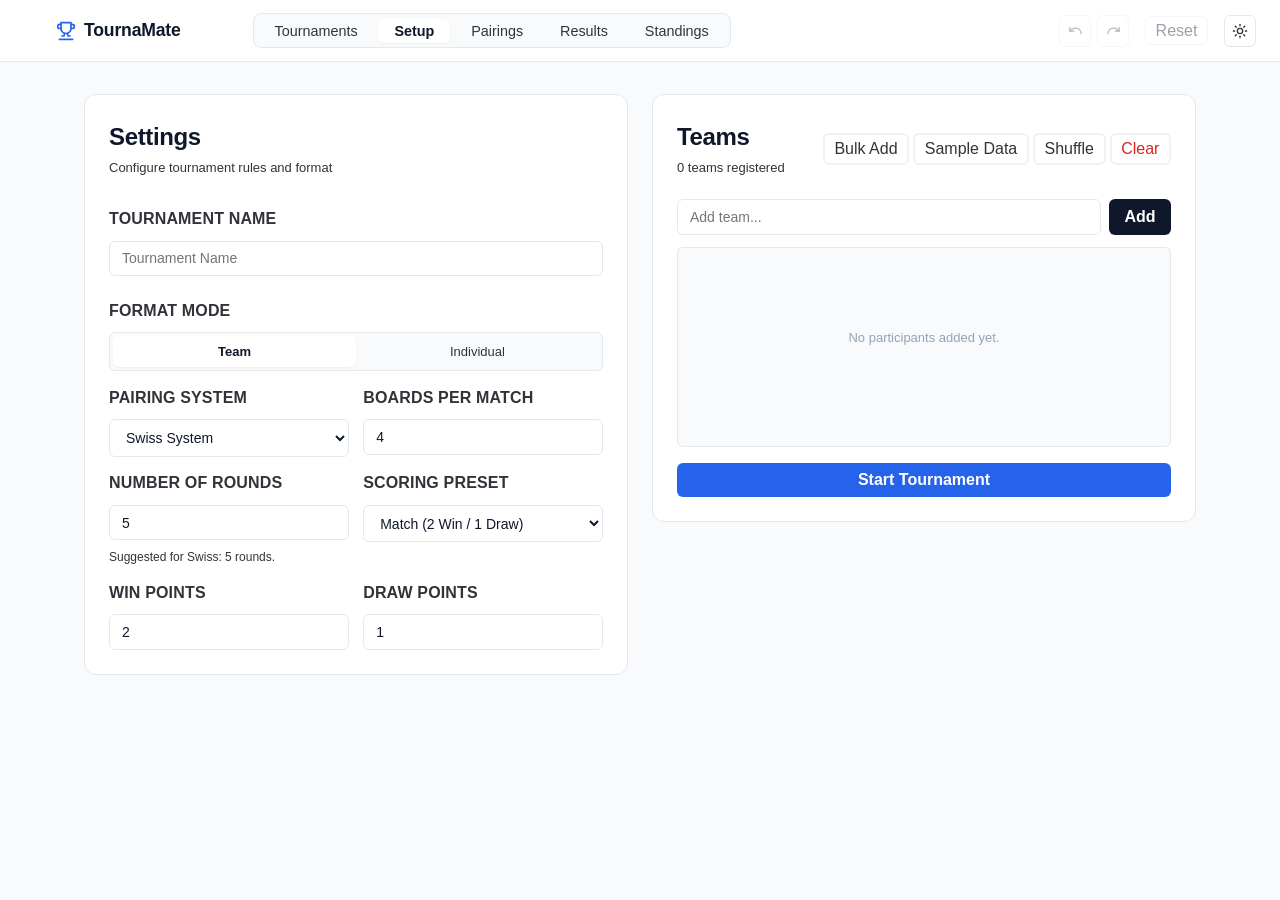
<file: index.html>
<!DOCTYPE html>
<html lang="en">

<head>
  <meta charset="UTF-8">
  <meta name="viewport" content="width=device-width, initial-scale=1.0">
  <meta name="description"
    content="TournaMate - Clean, modern tournament director software for Swiss and Round Robin formats.">
  <title>TournaMate</title>
  <link rel="stylesheet" href="style.css">
</head>

<body>
  <header class="app-header">
    <div class="header-left">
      <button type="button" class="brand" onclick="showView('setup', 'setup');" title="TournaMate Home">
        <svg class="brand-svg" width="20" height="20" viewBox="0 0 24 24" fill="none" stroke="currentColor"
          stroke-width="2" stroke-linecap="round" stroke-linejoin="round">
          <path d="M6 9H4.5a2.5 2.5 0 0 1 0-5H6" />
          <path d="M18 9h1.5a2.5 2.5 0 0 0 0-5H18" />
          <path d="M4 22h16" />
          <path d="M10 14.66V17c0 .55-.45 1-1 1H7" />
          <path d="M14 14.66V17c0 .55.45 1 1 1h2" />
          <path d="M18 2H6v7a6 6 0 0 0 12 0V2Z" />
        </svg>
        <span class="brand-name">TournaMate</span>
      </button>

      <nav class="nav-tabs" aria-label="Sections">
        <button class="nav-tab" id="tournament-btn">Tournaments</button>
        <button class="nav-tab active" data-target="setup" onclick="showView('setup', 'setup' )">Setup</button>
        <button class="nav-tab" data-target="pairings" onclick="openPairings()">Pairings</button>
        <button class="nav-tab" data-target="results" onclick="openResults()">Results</button>
        <button class="nav-tab" data-target="standings" onclick="openStandings()">Standings</button>
      </nav>
    </div>

    <div class="header-right">
      <div class="button-group">
        <button type="button" class="btn-icon" id="undo-btn" title="Undo (Ctrl+Z)" disabled aria-label="Undo">
          <svg width="15" height="15" viewBox="0 0 24 24" fill="none" stroke="currentColor" stroke-width="2"
            stroke-linecap="round" stroke-linejoin="round">
            <path d="M3 7v6h6" />
            <path d="M21 17a9 9 0 0 0-9-9 9 9 0 0 0-6 2.3L3 13" />
          </svg>
        </button>
        <button type="button" class="btn-icon" id="redo-btn" title="Redo (Ctrl+Y)" disabled aria-label="Redo">
          <svg width="15" height="15" viewBox="0 0 24 24" fill="none" stroke="currentColor" stroke-width="2"
            stroke-linecap="round" stroke-linejoin="round">
            <path d="M21 7v6h-6" />
            <path d="M3 17a9 9 0 0 1 9-9 9 9 0 0 1 6 2.3L21 13" />
          </svg>
        </button>
      </div>

      <button type="button" class="btn-outline btn-sm" id="reset-btn" disabled>
        Reset
      </button>

      <button type="button" class="btn-icon" id="theme-toggle-btn" title="Toggle theme" aria-label="Toggle theme">
        <svg class="sun-icon" width="16" height="16" viewBox="0 0 24 24" fill="none" stroke="currentColor"
          stroke-width="2" stroke-linecap="round" stroke-linejoin="round">
          <circle cx="12" cy="12" r="4" />
          <path d="M12 2v2" />
          <path d="M12 20v2" />
          <path d="m4.93 4.93 1.41 1.41" />
          <path d="m17.66 17.66 1.41 1.41" />
          <path d="M2 12h2" />
          <path d="M20 12h2" />
          <path d="m6.34 17.66-1.41 1.41" />
          <path d="m19.07 4.93-1.41 1.41" />
        </svg>
        <svg class="moon-icon" width="16" height="16" viewBox="0 0 24 24" fill="none" stroke="currentColor"
          stroke-width="2" stroke-linecap="round" stroke-linejoin="round">
          <path d="M12 3a6 6 0 0 0 9 9 9 9 0 1 1-9-9Z" />
        </svg>
      </button>
    </div>
  </header>

  <main class="main-content">
    <!-- SETUP VIEW -->
    <section id="setup" class="view active" data-view="setup">
      <div class="split-layout">
        <!-- SETTINGS CARD -->
        <div class="panel">
          <div class="panel-header">
            <h2>Settings</h2>
            <span class="subtext">Configure tournament rules and format</span>
          </div>

          <div class="form-grid">
            <div class="form-field full-span">
              <label for="tournament-name">Tournament Name</label>
              <input type="text" id="tournament-name" placeholder="Tournament Name" autocomplete="off">
            </div>

            <div class="form-field full-span">
              <label>Format Mode</label>
              <div class="segmented-radio" role="radiogroup">
                <label class="radio-label">
                  <input type="radio" name="tournament-mode" value="TEAM" checked>
                  <span>Team</span>
                </label>
                <label class="radio-label">
                  <input type="radio" name="tournament-mode" value="SINGLES">
                  <span>Individual</span>
                </label>
              </div>
            </div>

            <div class="form-field">
              <label for="pairing-system">Pairing System</label>
              <select id="pairing-system">
                <option value="SWISS">Swiss System</option>
                <option value="ROUND_ROBBIN">Round Robin</option>
              </select>
            </div>

            <div class="form-field" id="boards-count-group">
              <label for="boards-count">Boards per Match</label>
              <input type="number" id="boards-count" value="4" min="1" max="20">
            </div>

            <div class="form-field">
              <label for="total-rounds">Number of Rounds</label>
              <input type="number" id="total-rounds" value="5" min="1" max="50">
              <span class="field-hint" id="rounds-hint"></span>
            </div>

            <div class="form-field">
              <label for="rules">Scoring Preset</label>
              <select id="rules">
                <option value="TEAM_POINTS">Match (2 Win / 1 Draw)</option>
                <option value="FIDE">Standard (1 Win / 0.5 Draw)</option>
                <option value="LEAGUE_3_1">League (3 Win / 1 Draw)</option>
                <option value="CUSTOM">Custom</option>
              </select>
            </div>

            <div class="form-field">
              <label for="points-win">Win Points</label>
              <input type="number" id="points-win" value="2" min="0" step="0.5">
            </div>

            <div class="form-field">
              <label for="points-draw">Draw Points</label>
              <input type="number" id="points-draw" value="1" min="0" step="0.5">
            </div>
          </div>
        </div>

        <!-- PARTICIPANTS CARD -->
        <div class="panel">
          <div class="panel-header flex-between">
            <div>
              <h2 id="participant-heading">Participants</h2>
              <span class="subtext" id="participant-counter">0 registered</span>
            </div>
            <div class="toolbar-actions">
              <button type="button" class="btn-ghost btn-sm" id="bulk-add-btn">Bulk Add</button>
              <button type="button" class="btn-ghost btn-sm" id="demo-data-btn">Sample Data</button>
              <button type="button" class="btn-ghost btn-sm" id="shuffle-btn">Shuffle</button>
              <button type="button" class="btn-ghost btn-sm danger-text" id="clear-participants-btn">Clear</button>
            </div>
          </div>

          <form id="participant-form" class="inline-input-group">
            <input type="text" id="participant-name" placeholder="Add participant..." autocomplete="off">
            <button type="submit" class="btn-solid" id="add-participant-btn">Add</button>
          </form>

          <ul id="participant-list" class="roster-list"></ul>

          <div class="panel-footer">
            <button type="button" class="btn-solid btn-primary full-width" id="start-tournament-btn">
              Start Tournament
            </button>
          </div>
        </div>
      </div>
    </section>

    <!-- PAIRINGS VIEW -->
    <section id="pairings-view" class="view" data-view="pairings">
      <div class="view-container">
        <div class="panel header-panel">
          <div class="panel-meta">
            <h2 id="tournament-title">Pairings</h2>
            <p id="tournament-info" class="meta-subtext"></p>
          </div>

          <div class="controls-row">
            <div class="select-wrapper">
              <label for="round-select">Round</label>
              <select id="round-select"></select>
            </div>

            <button type="button" id="generate-round-btn" class="btn-solid" onclick="openExcludeModal(false)">
              Next Round
            </button>

            <button type="button" class="btn-outline" onclick="window.print()">
              Print
            </button>
          </div>
        </div>

        <div class="panel">
          <div class="section-heading">
            <div>
              <h3 id="round-title">Round 1</h3>
              <span class="subtext" id="round-status">Select result to record score</span>
            </div>
            <div id="pairings-round-badge" class="status-pill"></div>
          </div>

          <div id="pairings-list" class="matches-container"></div>
        </div>

        <div class="panel">
          <div class="panel-header flex-between">
            <h3>Live Standings</h3>
            <button type="button" class="btn-ghost btn-sm" onclick="openStandings()">
              Full Standings & Crosstable &rarr;
            </button>
          </div>

          <div class="table-container">
            <table class="data-table">
              <thead>
                <tr>
                  <th class="col-rank">#</th>
                  <th class="participant-col-header">Participant</th>
                  <th>P</th>
                  <th>W</th>
                  <th>D</th>
                  <th>L</th>
                  <th class="col-pts">Pts</th>
                </tr>
              </thead>
              <tbody id="standings-body"></tbody>
            </table>
          </div>
        </div>
      </div>
    </section>

    <!-- RESULTS VIEW -->
    <section id="results-view" class="view" data-view="results">
      <div class="view-container">
        <div class="panel header-panel">
          <div class="panel-meta">
            <h2 id="results-tournament-title">Results</h2>
            <p id="results-tournament-info" class="meta-subtext"></p>
          </div>

          <div class="controls-row">
            <div class="select-wrapper">
              <label for="results-round-select">Round</label>
              <select id="results-round-select"></select>
            </div>
            <button type="button" class="btn-outline" onclick="window.print()">Print</button>
          </div>
        </div>

        <!-- ANALYTICS -->
        <div class="metrics-row">
          <div class="metric-card">
            <span class="metric-title">Total Matches</span>
            <span id="total-matches" class="metric-num">0</span>
          </div>
          <div class="metric-card">
            <span class="metric-title">Completed</span>
            <span id="completed-matches" class="metric-num">0</span>
          </div>
          <div class="metric-card">
            <span class="metric-title">Pending</span>
            <span id="pending-matches" class="metric-num">0</span>
          </div>
          <div class="metric-card">
            <span class="metric-title">Completion</span>
            <span id="tournament-progress-percent" class="metric-num">0%</span>
          </div>
        </div>

        <div class="panel">
          <div class="section-heading">
            <h3 id="results-round-title">Round 1 Results</h3>
            <span id="results-round-status" class="status-pill"></span>
          </div>

          <div id="results-list" class="matches-container"></div>
        </div>
      </div>
    </section>

    <!-- STANDINGS VIEW -->
    <section id="standings-view" class="view" data-view="standings">
      <div class="view-container">
        <div id="champion-banner" class="champion-banner" style="display: none;">
          <div class="champion-badge">Winner</div>
          <div class="champion-details">
            <h2 id="champion-name" class="champion-name"></h2>
            <p id="champion-stats" class="subtext"></p>
          </div>
        </div>

        <div class="panel header-panel">
          <div>
            <h2 id="standings-page-title">Standings</h2>
            <p id="standings-page-info" class="meta-subtext"></p>
          </div>

          <div class="button-group">
            <button type="button" class="btn-outline btn-sm" id="export-csv-btn">Export CSV</button>
            <button type="button" class="btn-outline btn-sm" id="export-json-btn">Backup JSON</button>
            <button type="button" class="btn-outline btn-sm" onclick="window.print()">Print</button>
          </div>
        </div>

        <div class="panel">
          <div class="section-heading">
            <h3>Leaderboard</h3>
            <span class="subtext">BH = Buchholz &bull; SB = Sonneborn-Berger</span>
          </div>

          <div class="table-container">
            <table class="data-table">
              <thead>
                <tr>
                  <th class="col-rank">#</th>
                  <th class="participant-col-header">Participant</th>
                  <th>Played</th>
                  <th>Wins</th>
                  <th>Draws</th>
                  <th>Losses</th>
                  <th title="Buchholz: sum of opponents' scores">BH</th>
                  <th title="Sonneborn-Berger">SB</th>
                  <th class="col-pts">Points</th>
                </tr>
              </thead>
              <tbody id="detailed-standings-body"></tbody>
            </table>
          </div>
        </div>

        <div class="panel">
          <div class="section-heading">
            <h3>Crosstable Matrix</h3>
            <span class="subtext">Direct match results</span>
          </div>

          <div class="table-container">
            <table class="matrix-table" id="crosstable-table">
              <thead id="crosstable-head"></thead>
              <tbody id="crosstable-body"></tbody>
            </table>
          </div>
        </div>
      </div>
    </section>
  </main>

  <!-- BULK ADD MODAL -->
  <div class="dialog-backdrop" id="bulk-modal" style="display: none;">
    <div class="dialog-box" role="dialog" aria-modal="true">
      <div class="dialog-header">
        <h3>Bulk Add Participants</h3>
        <button type="button" class="btn-icon" id="bulk-modal-close" aria-label="Close">&times;</button>
      </div>
      <div class="dialog-body">
        <p class="subtext">Enter one participant name per line or comma-separated:</p>
        <textarea id="bulk-textarea" rows="7" placeholder="Name 1&#10;Name 2&#10;Name 3"></textarea>
      </div>
      <div class="dialog-footer">
        <button type="button" class="btn-ghost" id="bulk-modal-cancel">Cancel</button>
        <button type="button" class="btn-solid" id="bulk-modal-submit">Add Participants</button>
      </div>
    </div>
  </div>

  <!-- RESET MODAL -->
  <div class="dialog-backdrop" id="reset-modal" style="display: none;">
    <div class="dialog-box" role="dialog" aria-modal="true">
      <div class="dialog-header">
        <h3>Reset Tournament</h3>
        <button type="button" class="btn-icon" id="reset-modal-close" aria-label="Close">&times;</button>
      </div>
      <div class="dialog-body">
        <p class="subtext">Select how you want to reset the current tournament:</p>
        <div class="dialog-actions-column">
          <button type="button" class="btn-outline full-width" onclick="resetPairingsOnly()">
            Reset Matches Only (Keep Roster)
          </button>
          <button type="button" class="btn-outline danger-text full-width" onclick="resetAll()">
            Erase Everything (Factory Reset)
          </button>
        </div>
      </div>
      <div class="dialog-footer">
        <button type="button" class="btn-ghost" id="reset-modal-cancel">Cancel</button>
      </div>
    </div>
  </div>

  <!-- TOURNAMENT MANAGER MODAL -->
  <div class="dialog-backdrop" id="tournament-manager-modal" style="display: none;">
    <div class="dialog-box" role="dialog" aria-modal="true">
      <div class="dialog-header">
        <h3>Manage Tournaments</h3>
        <button type="button" class="btn-icon" id="manage-modal-close" aria-label="Close">&times;</button>
      </div>
      <div class="dialog-body">
        <div id="tournament-list-container">
          <ul id="tournament-list"></ul>
        </div>
      </div>
      <div class="dialog-footer">
        <button type="button" class="btn-ghost" id="manage-modal-cancel">Close</button>
        <button type="button" class="btn-solid" id="create-tournament">+ New Tournament</button>
      </div>
    </div>
  </div>

  <!-- EXCLUDE PARTICIPANTS MODAL -->
  <div class="dialog-backdrop" id="exclude-participant-modal" style="display: none;">
    <div class="dialog-box" role="dialog" aria-modal="true" aria-labelledby="exclude-title">
      <div class="dialog-header">
        <h3 id="exclude-title">Exclude Teams/Players</h3>
        <button type="button" class="btn-icon" id="exclude-modal-close" aria-label="Close">&times;</button>
      </div>
      <div class="dialog-body">
        <p class="exclude-description">Select participants to sit out/exclude from the next round.</p>
        <div id="exclude-participant-list"></div>
      </div>
      <div class="dialog-footer">
        <button type="button" class="btn-ghost" id="exclude-cancel">Cancel</button>
        <button type="button" class="btn-solid" id="exclude-confirm">Generate Round</button>
      </div>
    </div>
  </div>

  <!-- TOAST CONTAINER -->
  <div id="toast-container" class="toast-stack" aria-live="polite"></div>

  <script src="JS/config.js"></script>
  <script src="JS/export.js"></script>
  <script src="JS/models.js"></script>
  <script src="JS/pairing.js"></script>
  <script src="JS/setup.js"></script>
  <script src="JS/render.js"></script>
  <script src="JS/actions.js"></script>
</body>

</html>
</file>
<file: style.css>
:root {
    color-scheme: light;
    --font-sans: "Inter", -apple-system, BlinkMacSystemFont, "Segoe UI", Roboto, sans-serif;
    --font-mono: "JetBrains Mono", ui-monospace, monospace;

    --bg: #f8fafc;
    --surface: #ffffff;
    --surface-hover: #f1f5f9;
    --border: #e2e8f0;
    --border-subtle: #edf2f7;

    --text: #0f172a;
    --text-muted: #303339;
    --text-light: #94a3b8;

    --accent: #2563eb;
    --accent-hover: #1d4ed8;
    --accent-subtle: #eff6ff;

    --success: #16a34a;
    --success-bg: #f0fdf4;
    --danger: #dc2626;
    --danger-bg: #fef2f2;
    --warning: #d97706;

    --radius-sm: 6px;
    --radius-md: 8px;
    --radius-lg: 12px;

    --shadow-sm: 0 1px 2px 0 rgba(0, 0, 0, 0.05);
    --shadow-md: 0 4px 6px -1px rgba(0, 0, 0, 0.07), 0 2px 4px -2px rgba(0, 0, 0, 0.05);
}

[data-theme="dark"] {
    color-scheme: dark;

    --bg: #090d16;
    --surface: #111827;
    --surface-hover: #172033;
    --border: #1f293d;
    --border-subtle: #172033;

    --text: #f8fafc;
    --text-muted: #94a3b8;
    --text-light: #64748b;

    --accent: #3b82f6;
    --accent-hover: #60a5fa;
    --accent-subtle: rgba(59, 130, 246, 0.12);

    --success: #22c55e;
    --success-bg: rgba(34, 197, 94, 0.12);
    --danger: #ef4444;
    --danger-bg: rgba(239, 68, 68, 0.12);
    --warning: #f59e0b;

    --shadow-sm: 0 1px 2px 0 rgba(0, 0, 0, 0.3);
    --shadow-md: 0 4px 12px rgba(0, 0, 0, 0.4);
}

*,
*::before,
*::after {
    box-sizing: border-box;
    margin: 0;
    padding: 0;
}

body {
    background: var(--bg);
    color: var(--text);
    font-family: var(--font-sans);
    line-height: 1.5;
    -webkit-font-smoothing: antialiased;
    min-height: 100vh;
}

/* HEADER */
.app-header {
    background: var(--surface);
    border-bottom: 1px solid var(--border);
    padding: 0.75rem 1.5rem;
    position: sticky;
    top: 0;
    z-index: 50;
    display: flex;
    align-items: center;
    justify-content: space-between;
    gap: 1rem;
}

.header-right {
    display: flex;
    align-items: center;
    gap: 1rem;
}

.header-left {
    display: flex;
    align-items: center;
    gap: 4rem;
    margin-left: 1.5rem;
}

.brand {
    background: none;
    border: none;
    color: var(--text);
    display: flex;
    align-items: center;
    gap: 0.5rem;
    font-family: inherit;
    font-size: 1.1rem;
    font-weight: 700;
    letter-spacing: -0.01em;
    cursor: pointer;
    padding: 0.5rem 0.5rem;
    border-radius: var(--radius-sm);
}

.brand:hover {
    background: var(--surface-hover);
}

.brand-svg {
    color: var(--accent);
}

.nav-tabs {
    display: flex;
    align-items: center;
    gap: 0.3rem;
    background: var(--bg);
    border: 1px solid var(--border);
    padding: 0.3rem;
    border-radius: var(--radius-md);
}

.nav-tab {
    background: transparent;
    border: none;
    color: var(--text-muted);
    font-family: inherit;
    font-size: 0.9rem;
    font-weight: 500;
    padding: 0.25rem 1rem;
    border-radius: var(--radius-sm);
    cursor: pointer;
    transition: color 0.15s, background-color 0.15s;
}

.nav-tab:hover:not(:disabled) {
    color: var(--text);
}

.nav-tab.active {
    background: var(--surface);
    color: var(--text);
    font-weight: 600;
    box-shadow: var(--shadow-sm);
}

.nav-tab:disabled {
    opacity: 0.4;
    cursor: not-allowed;
}

/* BUTTONS & CONTROLS */
.button-group {
    display: flex;
    align-items: center;
    gap: 0.35rem;
}

.btn-icon {
    background: var(--surface);
    border: 1px solid var(--border);
    color: var(--text-muted);
    width: 32px;
    height: 32px;
    border-radius: var(--radius-sm);
    display: inline-flex;
    align-items: center;
    justify-content: center;
    cursor: pointer;
    transition: color 0.15s, border-color 0.15s, background-color 0.15s;
}

.btn-icon:hover:not(:disabled) {
    color: var(--text);
    background: var(--surface-hover);
    border-color: var(--text-muted);
}

.btn-icon:disabled {
    opacity: 0.35;
    cursor: not-allowed;
}

.btn-solid {
    background: var(--text);
    color: var(--surface);
    border: 1px solid transparent;
    font-family: inherit;
    font-size: 1rem;
    font-weight: 700;
    padding: 0.45rem 0.9rem;
    border-radius: var(--radius-sm);
    cursor: pointer;
    transition: opacity 0.15s, transform 0.1s;
    display: inline-flex;
    align-items: center;
    justify-content: center;
    gap: 0.4rem;
}

.btn-solid:hover:not(:disabled) {
    opacity: 0.9;
}

.btn-solid.btn-primary {
    background: var(--accent);
    color: #ffffff;
}

.btn-outline {
    background: var(--surface);
    border: 1px solid var(--border);
    color: var(--text);
    font-family: inherit;
    font-size: 0.9rem;
    font-weight: 500;
    padding: 0.45rem 0.85rem;
    border-radius: var(--radius-sm);
    cursor: pointer;
    transition: background-color 0.15s, border-color 0.15s;
    display: inline-flex;
    align-items: center;
    justify-content: center;
    gap: 0.4rem;
}

.btn-outline:hover:not(:disabled) {
    background: var(--surface-hover);
    border-color: var(--text-muted);
}

.btn-outline:disabled {
    opacity: 0.4;
    cursor: not-allowed;
}

.btn-ghost {
    background: transparent;
    border: 2px solid var(--border-subtle);
    color: var(--text-muted);
    font-family: inherit;
    font-size: 0.8125rem;
    font-weight: 500;
    padding: 0.35rem 0.65rem;
    border-radius: var(--radius-sm);
    cursor: pointer;
    transition: color 0.15s, background-color 0.15s;
}

.btn-ghost:hover:not(:disabled) {
    color: var(--text);
    background: var(--surface-hover);
}

.btn-sm {
    font-size: 1rem;
    padding: 0.3rem 0.6rem;
}

.danger-text {
    color: var(--danger) !important;
}

.full-width {
    width: 100%;
}

/* THEME ICONS */
.sun-icon {
    display: block;
}

.moon-icon {
    display: none;
}

[data-theme="dark"] .sun-icon {
    display: none;
}

[data-theme="dark"] .moon-icon {
    display: block;
}

/* LAYOUT & VIEWS */
.main-content {
    max-width: 1160px;
    margin: 0 auto;
    padding: 2rem 1.5rem 4rem;
}

.view {
    display: none;
}

.view.active {
    display: block;
}

.split-layout {
    display: grid;
    grid-template-columns: 1fr 1fr;
    gap: 1.5rem;
    align-items: start;
}

.view-container {
    display: flex;
    flex-direction: column;
    gap: 1.25rem;
}

/* PANELS & CARDS */
.panel {
    background: var(--surface);
    border: 1px solid var(--border);
    border-radius: var(--radius-lg);
    padding: 1.5rem;
}

.header-panel {
    display: flex;
    align-items: center;
    justify-content: space-between;
    flex-wrap: wrap;
    gap: 1rem;
    padding: 1.2rem 1.5rem;
}

.panel-header {
    margin-bottom: 1.25rem;
}

.panel-header h2,
.panel-meta h2 {
    font-size: 1.5rem;
    font-weight: 700;
    letter-spacing: -0.015em;
    color: var(--text);
}

.subtext,
.meta-subtext {
    font-size: 0.8125rem;
    color: var(--text-muted);
}

.flex-between {
    display: flex;
    align-items: center;
    justify-content: space-between;
    flex-wrap: wrap;
    gap: 0.75rem;
}

.section-heading {
    display: flex;
    align-items: center;
    justify-content: space-between;
    flex-wrap: wrap;
    gap: 0.5rem;
    margin-bottom: 1rem;
}

.section-heading h3 {
    font-size: 0.975rem;
    font-weight: 600;
}

/* FORMS & INPUTS */
.form-grid {
    display: grid;
    grid-template-columns: 1fr 1fr;
    gap: 0.9rem;
}

.form-field {
    display: flex;
    flex-direction: column;
    gap: 0.5rem;
}

.form-field.full-span {
    grid-column: span 2;
    padding-top: 0.5rem;
}

label {
    font-size: 1rem;
    font-weight: 700;
    color: var(--text-muted);
    text-transform: uppercase;
    letter-spacing: 0.01em;
    margin-bottom: 0.1rem;
}

input[type="text"],
input[type="number"],
select,
textarea {
    width: 100%;
    padding: 0.55rem 0.75rem;
    border: 1px solid var(--border);
    border-radius: var(--radius-sm);
    background: var(--surface);
    color: var(--text);
    font-family: inherit;
    font-size: 0.875rem;
    outline: none;
    transition: border-color 0.15s, box-shadow 0.15s;
}

input:focus,
select:focus,
textarea:focus {
    border-color: var(--accent);
    box-shadow: 0 0 0 2px var(--accent-subtle);
}

.field-hint {
    font-size: 0.75rem;
    color: var(--text-muted);
}

/* SEGMENTED RADIOS */
.segmented-radio {
    display: flex;
    background: var(--bg);
    border: 1px solid var(--border);
    padding: 0.2rem;
    border-radius: var(--radius-sm);
}

.radio-label {
    flex: 1;
    text-align: center;
    margin: 0;
    font-size: 0.8125rem;
    font-weight: 500;
    text-transform: none;
    letter-spacing: normal;
    cursor: pointer;
}

.radio-label input {
    position: absolute;
    opacity: 0;
    width: 1px;
    height: 1px;
}

.radio-label span {
    display: block;
    padding: 0.35rem 0.5rem;
    border-radius: var(--radius-sm);
    color: var(--text-muted);
    transition: background-color 0.15s, color 0.15s;
}

.radio-label input:checked+span {
    background: var(--surface);
    color: var(--text);
    font-weight: 600;
    box-shadow: var(--shadow-sm);
}

/* PARTICIPANTS ROSTER */
.inline-input-group {
    display: flex;
    gap: 0.5rem;
    margin-bottom: 0.75rem;
}

.toolbar-actions {
    display: flex;
    align-items: center;
    gap: 0.25rem;
    flex-wrap: wrap;
}

.roster-list {
    list-style: none;
    border: 1px solid var(--border);
    border-radius: var(--radius-sm);
    min-height: 200px;
    max-height: 380px;
    overflow-y: auto;
    background: var(--bg);
}

.roster-list:empty::after {
    content: "No participants added yet.";
    display: flex;
    align-items: center;
    justify-content: center;
    height: 180px;
    color: var(--text-light);
    font-size: 0.8125rem;
}

.roster-list li {
    display: flex;
    align-items: center;
    justify-content: space-between;
    padding: 0.5rem 0.75rem;
    background: var(--surface);
    border-bottom: 1px solid var(--border-subtle);
    font-size: 0.84375rem;
}

.roster-list li:last-child {
    border-bottom: none;
}

.roster-info {
    display: flex;
    align-items: center;
    gap: 0.65rem;
    flex: 1;
    min-width: 0;
}

.roster-seed {
    font-family: var(--font-mono);
    font-size: 0.75rem;
    color: var(--text-light);
    width: 20px;
    text-align: right;
    flex-shrink: 0;
}

.roster-name {
    font-weight: 500;
    overflow-wrap: anywhere;
}

.roster-actions {
    display: flex;
    align-items: center;
    gap: 0.25rem;
}

.roster-action-btn {
    background: transparent;
    border: none;
    color: var(--text-muted);
    font-size: 0.78125rem;
    padding: 0.25rem 0.4rem;
    border-radius: var(--radius-sm);
    cursor: pointer;
}

.roster-action-btn:hover {
    color: var(--text);
    background: var(--surface-hover);
}

.roster-action-btn.del:hover {
    color: var(--danger);
}

.panel-footer {
    margin-top: 1rem;
}

/* CONTROLS ROW */
.controls-row {
    display: flex;
    align-items: center;
    gap: 0.75rem;
    flex-wrap: wrap;
}

.select-wrapper {
    display: flex;
    align-items: center;
    gap: 0.45rem;
}

.select-wrapper label {
    margin: 0;
}

.select-wrapper select {
    width: auto;
    padding: 0.45rem 0.75rem;
}

.status-pill {
    font-size: 0.75rem;
    font-weight: 600;
    padding: 0.25rem 0.65rem;
    border-radius: 999px;
    background: var(--surface-hover);
    color: var(--text-muted);
    border: 1px solid var(--border);
}

.status-pill.complete {
    background: var(--success-bg);
    color: var(--success);
    border-color: transparent;
}

/* MATCHES CONTAINER */
.matches-container {
    display: flex;
    flex-direction: column;
    gap: 0.15rem;
    margin-top: -0.5rem;
}

.match-row {
    display: flex;
    align-items: center;
    justify-content: space-between;
    padding: 0.75rem 1rem;
    background: var(--surface);
    border: 1px solid var(--border);
    border-radius: var(--radius-sm);
    gap: 0.75rem;
    flex-wrap: wrap;
}

.match-row:hover {
    border-color: var(--text-light);
}

.match-pairing {
    display: flex;
    align-items: center;
    gap: 0.75rem;
    flex: 1;
    min-width: 240px;
    font-size: 0.875rem;
    font-weight: 500;
}

.board-tag {
    font-family: var(--font-mono);
    font-size: 0.6875rem;
    font-weight: 600;
    color: var(--text-muted);
    background: var(--bg);
    border: 1px solid var(--border);
    padding: 0.2rem 0.4rem;
    border-radius: var(--radius-sm);
    flex-shrink: 0;
}

.side-p1 {
    flex: 1;
    text-align: right;
    overflow-wrap: anywhere;
}

.side-p2 {
    flex: 1;
    text-align: left;
    overflow-wrap: anywhere;
}

.vs-divider {
    font-size: 0.75rem;
    color: var(--text-light);
    flex-shrink: 0;
}

.result-selector {
    display: inline-flex;
    background: var(--bg);
    border: 1px solid var(--border);
    padding: 2px;
    border-radius: var(--radius-sm);
}

.result-btn {
    background: transparent;
    border: none;
    font-family: inherit;
    font-size: 0.75rem;
    font-weight: 600;
    color: var(--text-muted);
    padding: 0.35rem 0.65rem;
    border-radius: var(--radius-sm);
    cursor: pointer;
    transition: background-color 0.1s, color 0.1s;
    white-space: nowrap;
}

.result-btn:hover:not(.active) {
    color: var(--text);
}

.result-btn.active {
    background: var(--text);
    color: var(--surface);
}

.bye-tag {
    font-size: 0.75rem;
    font-weight: 600;
    color: var(--accent);
    background: var(--accent-subtle);
    padding: 0.3rem 0.65rem;
    border-radius: var(--radius-sm);
}

/* RESULTS SCORE TAGS */
.score-badge {
    font-family: var(--font-mono);
    font-size: 0.84375rem;
    font-weight: 600;
    padding: 0.25rem 0.65rem;
    border-radius: var(--radius-sm);
    min-width: 60px;
    text-align: center;
}

.score-badge.win {
    background: var(--success-bg);
    color: var(--success);
}

.score-badge.draw {
    background: var(--accent-subtle);
    color: var(--accent);
}

.score-badge.pending {
    background: var(--bg);
    color: var(--text-light);
    border: 1px solid var(--border);
    font-size: 0.75rem;
}

.score-badge.bye {
    background: var(--accent-subtle);
    color: var(--accent);
    font-size: 0.75rem;
}

.participant-winner {
    font-weight: 700;
    color: var(--text);
}

.participant-loser {
    color: var(--text-muted);
    font-weight: 400;
}

/* METRICS */
.metrics-row {
    display: grid;
    grid-template-columns: repeat(auto-fit, minmax(180px, 1fr));
    gap: 0.85rem;
}

.metric-card {
    background: var(--surface);
    border: 1px solid var(--border);
    border-radius: var(--radius-md);
    padding: 1rem 1.15rem;
    display: flex;
    flex-direction: column;
    gap: 0.25rem;
    align-items: center;
}

.metric-title {
    font-size: 0.75rem;
    font-weight: 600;
    color: var(--text-muted);
    text-transform: uppercase;
    letter-spacing: 0.04em;
}

.metric-num {
    font-family: var(--font-mono);
    font-size: 1.5rem;
    font-weight: 700;
    color: var(--text);
}

.progress-indicator {
    height: 100%;
    background: var(--accent);
    width: 0%;
    transition: width 0.3s ease;
}

/* TABLES */
.table-container {
    width: 100%;
    overflow-x: auto;
    border: 1px solid var(--border);
    border-radius: var(--radius-sm);
    background: var(--surface);
}

.data-table {
    width: 100%;
    border-collapse: collapse;
    text-align: left;
    white-space: nowrap;
    font-size: 0.84375rem;
}

.data-table th,
.data-table td {
    padding: 0.65rem 0.95rem;
    border-bottom: 1px solid var(--border-subtle);
}

.data-table th {
    font-size: 0.71875rem;
    font-weight: 600;
    text-transform: uppercase;
    letter-spacing: 0.05em;
    color: var(--text-muted);
    background: var(--bg);
}

.data-table td:nth-child(n + 3),
.data-table th:nth-child(n + 3) {
    text-align: center;
    font-family: var(--font-mono);
}

.data-table tr:last-child td {
    border-bottom: none;
}

.data-table tbody tr:hover td {
    background: var(--surface-hover);
}

.col-rank {
    width: 40px;
    font-family: var(--font-mono);
    font-weight: 600;
    color: var(--text-light);
}

.col-pts {
    font-weight: 700;
    color: var(--accent);
}

/* CROSSTABLE */
.matrix-table {
    width: 100%;
    border-collapse: collapse;
    text-align: center;
    white-space: nowrap;
    font-size: 0.8125rem;
}

.matrix-table th,
.matrix-table td {
    padding: 0.55rem 0.75rem;
    border: 1px solid var(--border);
}

.matrix-table th {
    background: var(--bg);
    color: var(--text-muted);
    font-weight: 600;
    font-size: 0.75rem;
}

.matrix-table td.self-cell {
    background: var(--bg);
    color: var(--text-light);
}

.matrix-table td.name-cell {
    text-align: left;
    font-weight: 500;
    max-width: 150px;
    overflow: hidden;
    text-overflow: ellipsis;
}

.cell-win {
    color: var(--success);
    font-weight: 600;
}

.cell-draw {
    color: var(--accent);
    font-weight: 600;
}

.cell-loss {
    color: var(--text-light);
}

/* CHAMPION BANNER */
.champion-banner {
    background: var(--surface);
    border: 1px solid var(--warning);
    border-radius: var(--radius-md);
    padding: 1.25rem 1.5rem;
    display: flex;
    align-items: center;
    gap: 1.25rem;
}

.champion-badge {
    font-size: 0.75rem;
    font-weight: 700;
    text-transform: uppercase;
    letter-spacing: 0.06em;
    background: var(--warning);
    color: #ffffff;
    padding: 0.35rem 0.65rem;
    border-radius: var(--radius-sm);
}

.champion-name {
    font-size: 1.25rem;
    font-weight: 700;
}

/* DIALOGS / MODALS */
.dialog-backdrop {
    position: fixed;
    inset: 0;
    background: rgba(0, 0, 0, 0.5);
    display: flex;
    align-items: center;
    justify-content: center;
    z-index: 100;
    padding: 1rem;
}

.dialog-box {
    background: var(--surface);
    border: 1px solid var(--border);
    border-radius: var(--radius-md);
    width: 100%;
    max-width: 460px;
    box-shadow: var(--shadow-md);
    overflow: hidden;
}

.dialog-header {
    display: flex;
    align-items: center;
    justify-content: space-between;
    padding: 1rem 1.25rem;
    border-bottom: 1px solid var(--border);
}

.dialog-header h3 {
    font-size: 0.95rem;
    font-weight: 600;
}

.dialog-body {
    padding: 1.25rem;
    display: flex;
    flex-direction: column;
    gap: 0.75rem;
}

.dialog-actions-column {
    display: flex;
    flex-direction: column;
    gap: 0.5rem;
}

.dialog-footer {
    display: flex;
    justify-content: flex-end;
    gap: 0.5rem;
    padding: 0.85rem 1.25rem;
    border-top: 1px solid var(--border);
    background: var(--bg);
}

/* TOURNAMENT MANAGER MODAL */
#tournament-list-container {
    width: 100%;
}

#tournament-list {
    list-style: none;
    display: flex;
    flex-direction: column;
    gap: 0.5rem;
    max-height: 320px;
    overflow-y: auto;
    padding: 0;
    margin: 0;
}

.tournament-item {
    display: flex;
    align-items: center;
    justify-content: space-between;
    padding: 0.75rem 0.85rem;
    background: var(--bg);
    border: 1px solid var(--border);
    border-radius: var(--radius-sm);
    transition: border-color 0.15s ease, background 0.15s ease;
}

.tournament-item.active-tournament {
    border-color: var(--accent);
    background: var(--accent-subtle);
}

.tournament-info {
    display: flex;
    flex-direction: column;
    gap: 0.25rem;
    min-width: 0;
    flex: 1;
}

.tournament-title-row {
    display: flex;
    align-items: center;
    gap: 0.5rem;
}

.tournament-name {
    font-size: 0.9rem;
    font-weight: 600;
    color: var(--text);
    overflow: hidden;
    text-overflow: ellipsis;
    white-space: nowrap;
}

.badge-current {
    font-size: 0.6875rem;
    font-weight: 700;
    text-transform: uppercase;
    letter-spacing: 0.04em;
    padding: 0.15rem 0.45rem;
    border-radius: 4px;
    background: var(--accent);
    color: #fff;
    flex-shrink: 0;
}

.tournament-meta {
    font-size: 0.75rem;
    color: var(--text-muted);
}

.tournament-actions {
    display: flex;
    align-items: center;
    gap: 0.4rem;
    margin-left: 0.75rem;
    flex-shrink: 0;
}

.tournament-empty-state {
    text-align: center;
    padding: 2rem 1rem;
    color: var(--text-muted);
    font-size: 0.875rem;
    background: var(--bg);
    border: 1px dashed var(--border);
    border-radius: var(--radius-sm);
    list-style: none;
}

/* EXCLUDE PARTICIPANTS MODAL */
#exclude-participant-list {
    display: flex;
    flex-direction: column;
    gap: 0.35rem;
    max-height: 240px;
    overflow-y: auto;
    padding-right: 0.25rem;
}

#exclude-participant-list label {
    display: flex;
    align-items: center;
    gap: 0.6rem;
    font-size: 0.875rem;
    cursor: pointer;
    padding: 0.4rem 0.6rem;
    border-radius: var(--radius-sm);
    background: var(--bg);
    border: 1px solid var(--border);
    transition: background 0.15s ease, border-color 0.15s ease;
}

#exclude-participant-list label:hover {
    border-color: var(--accent);
}

#exclude-participant-list input[type="checkbox"] {
    accent-color: var(--accent);
    cursor: pointer;
    width: 15px;
    height: 15px;
}

/* TOASTS */
.toast-stack {
    position: fixed;
    bottom: 1.5rem;
    right: 1.5rem;
    display: flex;
    flex-direction: column;
    gap: 0.5rem;
    z-index: 200;
    pointer-events: none;
}

.toast-item {
    pointer-events: auto;
    background: var(--text);
    color: var(--surface);
    font-size: 0.8125rem;
    font-weight: 500;
    padding: 0.6rem 0.95rem;
    border-radius: var(--radius-sm);
    box-shadow: var(--shadow-md);
    animation: toastFade 2.8s ease forwards;
}

@keyframes toastFade {
    0% {
        opacity: 0;
        transform: translateY(6px);
    }

    10% {
        opacity: 1;
        transform: translateY(0);
    }

    85% {
        opacity: 1;
    }

    100% {
        opacity: 0;
        transform: translateY(-4px);
    }
}

/* RESPONSIVE */
@media (max-width: 820px) {
    .split-layout {
        grid-template-columns: 1fr;
    }

    .app-header {
        flex-wrap: wrap;
        padding: 0.65rem 1rem;
    }

    .header-left {
        width: 100%;
        justify-content: space-between;
    }

    .nav-tabs {
        width: 100%;
        justify-content: space-between;
        order: 3;
    }

    .header-right {
        margin-left: auto;
    }
}

@media (max-width: 600px) {
    .main-content {
        padding: 1rem 0.75rem 3rem;
    }

    .panel {
        padding: 1rem;
    }

    .form-grid {
        grid-template-columns: 1fr;
    }

    .form-field.full-span {
        grid-column: span 1;
    }

    .match-row {
        flex-direction: column;
        align-items: stretch;
    }

    .match-pairing {
        flex-direction: column;
        align-items: flex-start;
        gap: 0.25rem;
    }

    .side-p1 {
        text-align: left;
    }

    .result-selector {
        width: 100%;
        display: grid;
        grid-template-columns: 1fr 1fr 1fr;
    }

    .result-btn {
        text-align: center;
    }
}

/* PRINT */
@media print {

    .app-header,
    .controls-row button,
    .toolbar-actions,
    .inline-input-group,
    .panel-footer,
    .button-group,
    .dialog-backdrop,
    .toast-stack {
        display: none !important;
    }

    body {
        background: #ffffff !important;
        color: #000000 !important;
    }

    .panel {
        border: 1px solid #ddd !important;
        page-break-inside: avoid;
    }

    .view:not(.active) {
        display: none !important;
    }
}
</file>
